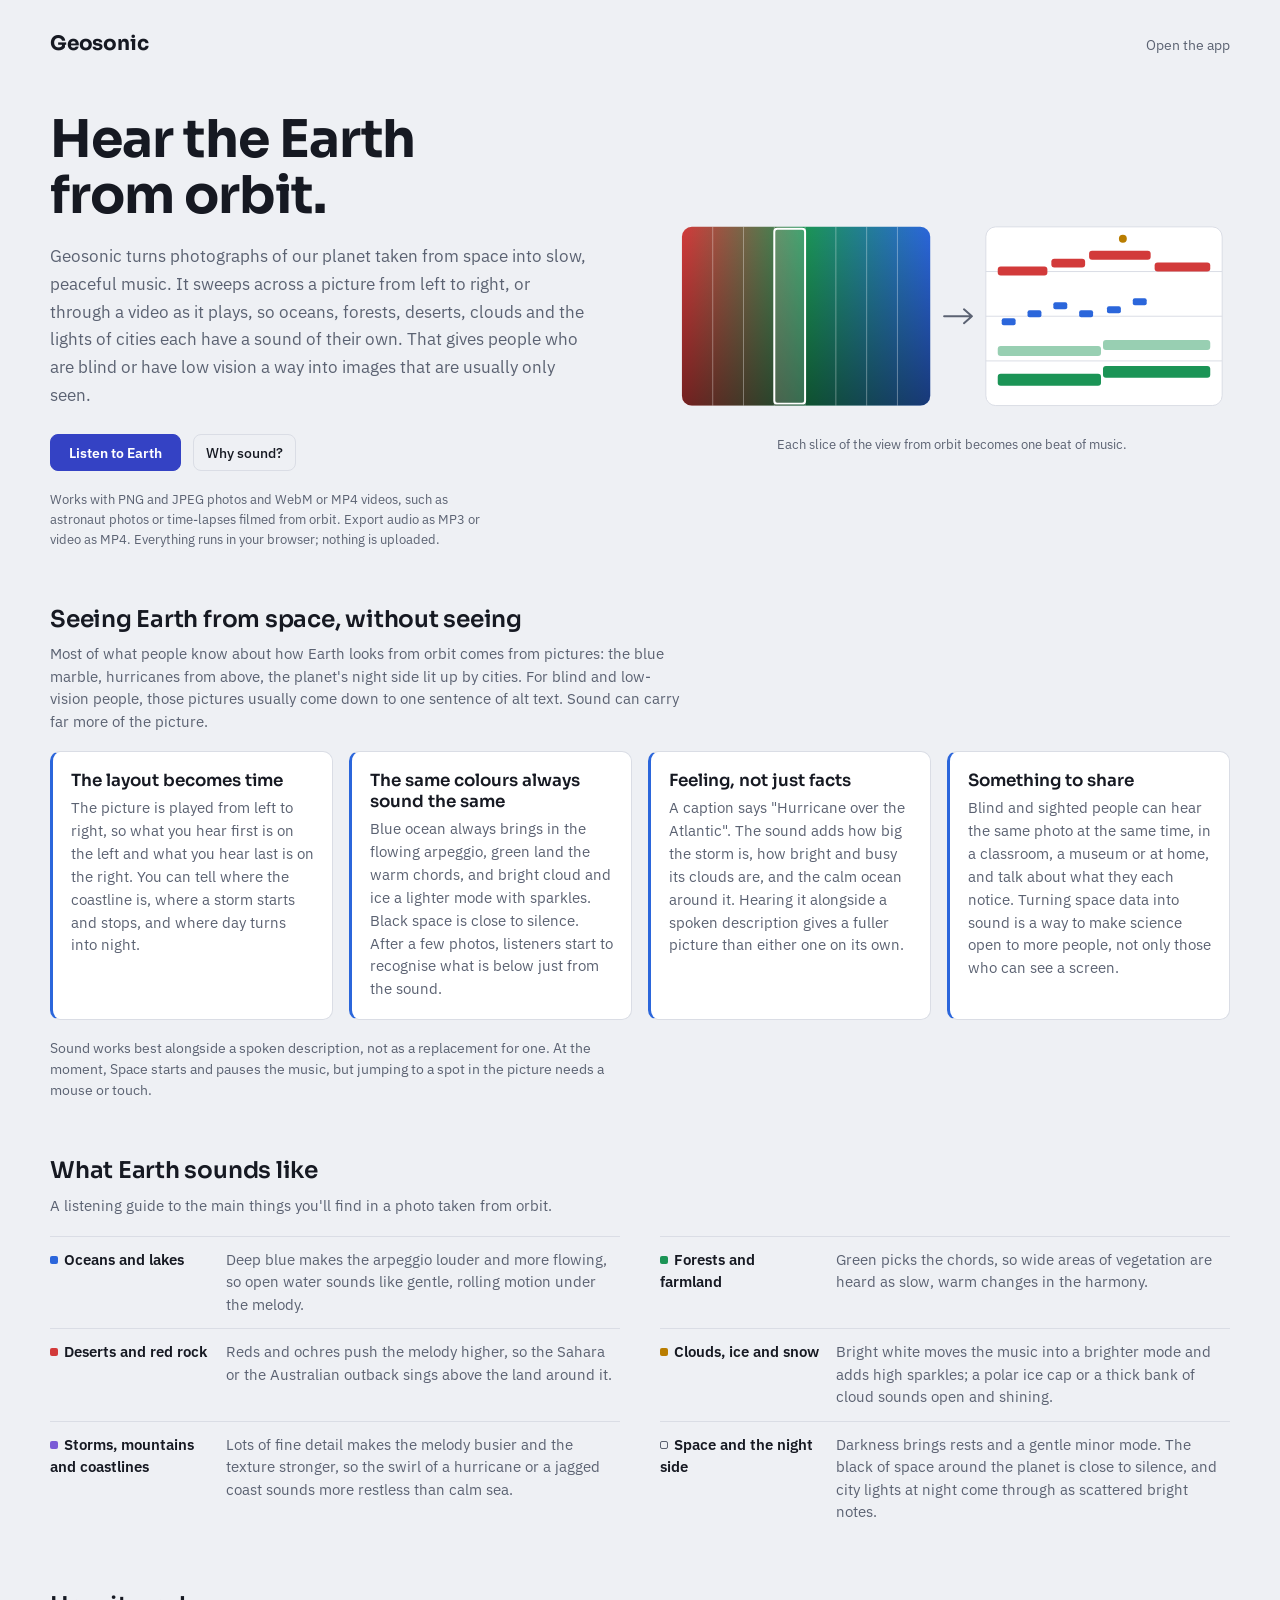
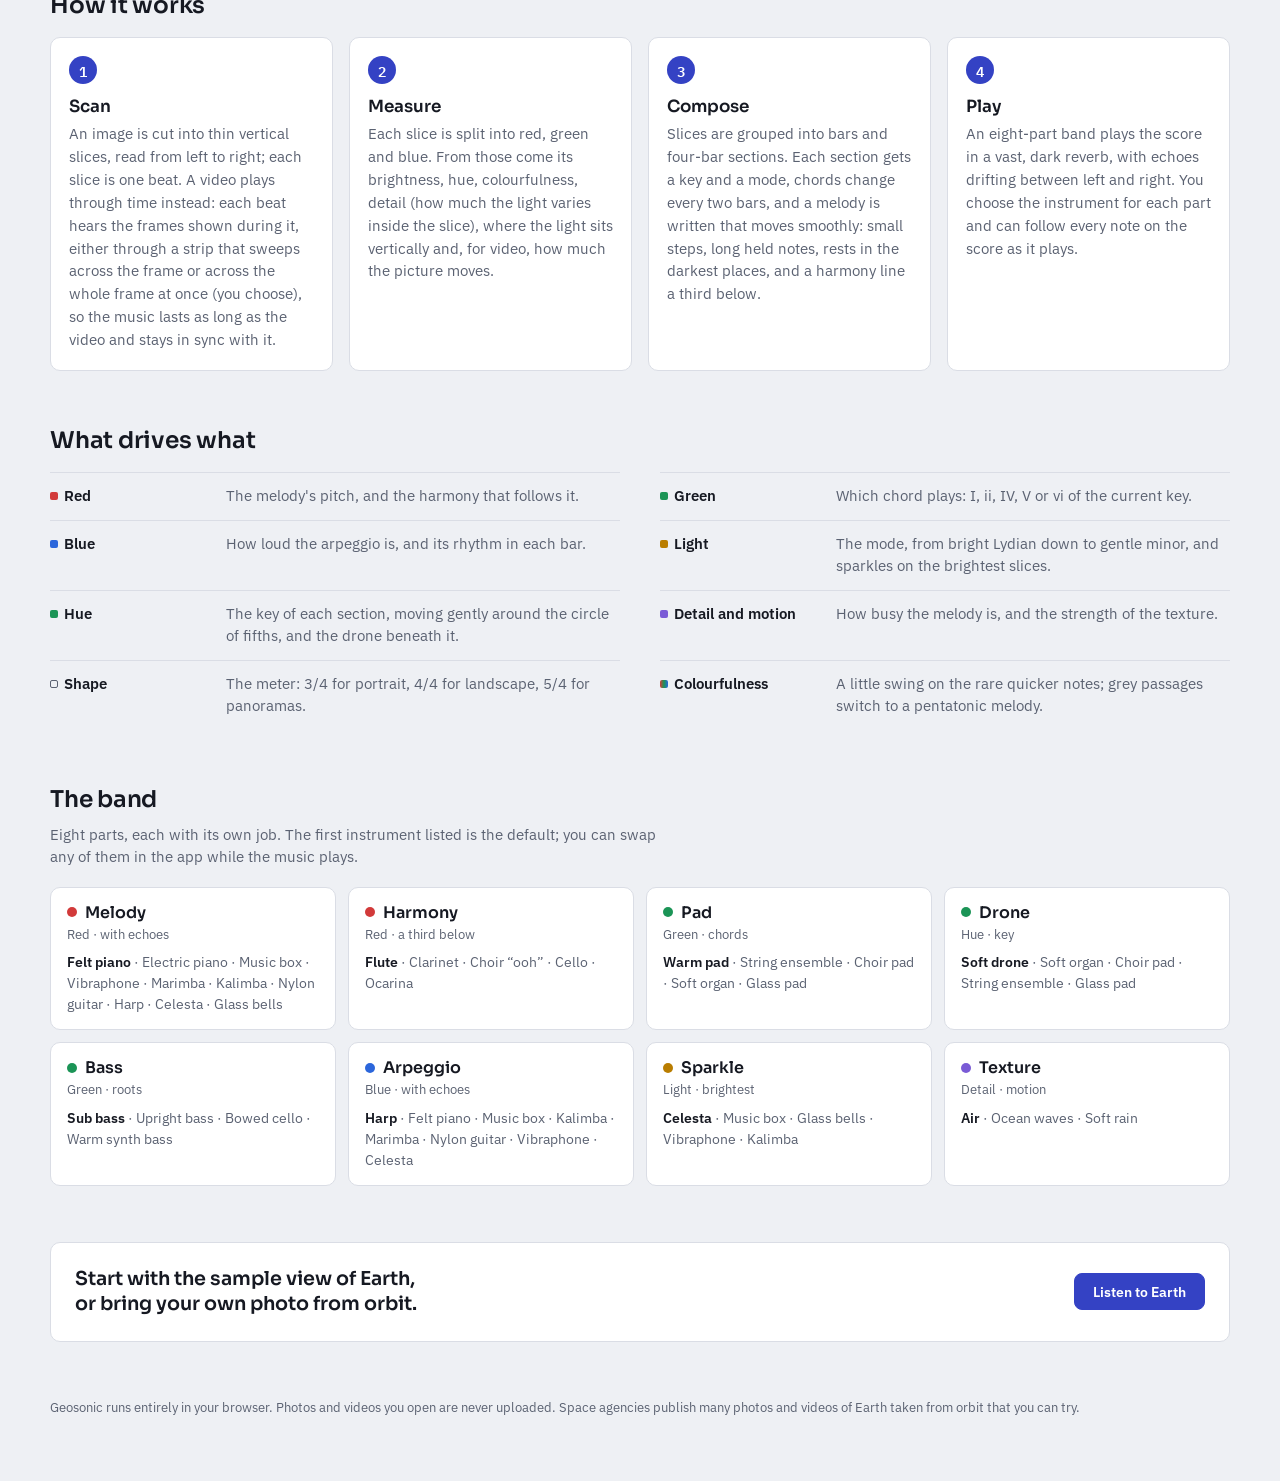
<file: index.html>
<!doctype html>
<html lang="en">
<head>
<meta charset="utf-8">
<meta name="viewport" content="width=device-width, initial-scale=1, viewport-fit=cover">
<title>Geosonic</title>
<meta name="claude:viewport-fit-sides" content="cover">
<meta name="description" content="Listen to photographs of Earth taken from space: oceans, forests, clouds and city lights turned into music, so blind and sighted people can experience them together.">
<link rel="preconnect" href="https://fonts.googleapis.com">
<link rel="preconnect" href="https://fonts.gstatic.com" crossorigin>
<link rel="stylesheet" href="https://fonts.googleapis.com/css2?family=IBM+Plex+Mono:wght@400;500&family=IBM+Plex+Sans:wght@400;500;600&family=Sora:wght@500;600;700&display=swap">
<link rel="stylesheet" href="static/style.css">
<link rel="stylesheet" href="static/landing.css">
</head>
<body>
<div class="wrap landing">
  <nav class="topbar" aria-label="Site">
    <a class="brand" href="index.html">Geosonic</a>
    <a class="navlink" href="app.html">Open the app</a>
  </nav>

  <header class="hero">
    <div class="hero-text">
      <h1>Hear the Earth from orbit.</h1>
      <p class="lede">Geosonic turns photographs of our planet taken from space into slow, peaceful music. It sweeps across a picture from left to right, or through a video as it plays, so oceans, forests, deserts, clouds and the lights of cities each have a sound of their own. That gives people who are blind or have low vision a way into images that are usually only seen.</p>
      <div class="cta">
        <a class="btn play" href="app.html">Listen to Earth</a>
        <a class="btn" href="#why">Why sound?</a>
      </div>
      <p class="fineprint">Works with PNG and JPEG photos and WebM or MP4 videos, such as astronaut photos or time-lapses filmed from orbit. Export audio as MP3 or video as MP4. Everything runs in your browser; nothing is uploaded.</p>
    </div>
    <figure class="hero-art" aria-hidden="true">
      <svg viewBox="0 0 560 220" role="img">
        <defs>
          <linearGradient id="scanGrad" x1="0" x2="1" y1="0" y2="0">
            <stop offset="0" class="stop-r"/>
            <stop offset="0.5" class="stop-g"/>
            <stop offset="1" class="stop-b"/>
          </linearGradient>
          <linearGradient id="fadeGrad" x1="0" x2="0" y1="0" y2="1">
            <stop offset="0" stop-color="#000" stop-opacity="0"/>
            <stop offset="1" stop-color="#000" stop-opacity="0.45"/>
          </linearGradient>
        </defs>
        <rect x="8" y="20" width="250" height="180" rx="10" fill="url(#scanGrad)"/>
        <rect x="8" y="20" width="250" height="180" rx="10" fill="url(#fadeGrad)"/>
        <g class="slices">
          <line x1="39" y1="20" x2="39" y2="200"/><line x1="70" y1="20" x2="70" y2="200"/><line x1="101" y1="20" x2="101" y2="200"/>
          <line x1="132" y1="20" x2="132" y2="200"/><line x1="163" y1="20" x2="163" y2="200"/><line x1="194" y1="20" x2="194" y2="200"/>
          <line x1="225" y1="20" x2="225" y2="200"/>
        </g>
        <rect class="slice-now" x="101" y="22" width="31" height="176" rx="3"/>
        <path class="arrow" d="M272 110 h28 m-8 -7 l8 7 l-8 7"/>
        <rect class="roll" x="314" y="20" width="238" height="180" rx="10"/>
        <g class="roll-lines">
          <line x1="314" y1="65" x2="552" y2="65"/><line x1="314" y1="110" x2="552" y2="110"/><line x1="314" y1="155" x2="552" y2="155"/>
        </g>
        <rect class="n-g" x="326" y="168" width="104" height="12" rx="3"/><rect class="n-g" x="432" y="160" width="108" height="12" rx="3"/>
        <rect class="n-g faint" x="326" y="140" width="104" height="10" rx="3"/><rect class="n-g faint" x="432" y="134" width="108" height="10" rx="3"/>
        <rect class="n-b" x="330" y="112" width="14" height="7" rx="2"/><rect class="n-b" x="356" y="104" width="14" height="7" rx="2"/>
        <rect class="n-b" x="382" y="96" width="14" height="7" rx="2"/><rect class="n-b" x="408" y="104" width="14" height="7" rx="2"/>
        <rect class="n-b" x="436" y="100" width="14" height="7" rx="2"/><rect class="n-b" x="462" y="92" width="14" height="7" rx="2"/>
        <rect class="n-r" x="326" y="60" width="50" height="9" rx="3"/><rect class="n-r" x="380" y="52" width="34" height="9" rx="3"/>
        <rect class="n-r" x="418" y="44" width="62" height="9" rx="3"/><rect class="n-r" x="484" y="56" width="56" height="9" rx="3"/>
        <circle class="n-l" cx="452" cy="32" r="4"/>
      </svg>
      <figcaption>Each slice of the view from orbit becomes one beat of music.</figcaption>
    </figure>
  </header>

  <section id="why" class="section" aria-labelledby="whyTitle">
    <h2 id="whyTitle" class="section-title">Seeing Earth from space, without seeing</h2>
    <p class="section-lede">Most of what people know about how Earth looks from orbit comes from pictures: the blue marble, hurricanes from above, the planet's night side lit up by cities. For blind and low-vision people, those pictures usually come down to one sentence of alt text. Sound can carry far more of the picture.</p>
    <ul class="why">
      <li>
        <h3>The layout becomes time</h3>
        <p>The picture is played from left to right, so what you hear first is on the left and what you hear last is on the right. You can tell where the coastline is, where a storm starts and stops, and where day turns into night.</p>
      </li>
      <li>
        <h3>The same colours always sound the same</h3>
        <p>Blue ocean always brings in the flowing arpeggio, green land the warm chords, and bright cloud and ice a lighter mode with sparkles. Black space is close to silence. After a few photos, listeners start to recognise what is below just from the sound.</p>
      </li>
      <li>
        <h3>Feeling, not just facts</h3>
        <p>A caption says "Hurricane over the Atlantic". The sound adds how big the storm is, how bright and busy its clouds are, and the calm ocean around it. Hearing it alongside a spoken description gives a fuller picture than either one on its own.</p>
      </li>
      <li>
        <h3>Something to share</h3>
        <p>Blind and sighted people can hear the same photo at the same time, in a classroom, a museum or at home, and talk about what they each notice. Turning space data into sound is a way to make science open to more people, not only those who can see a screen.</p>
      </li>
    </ul>
    <p class="note">Sound works best alongside a spoken description, not as a replacement for one. At the moment, Space starts and pauses the music, but jumping to a spot in the picture needs a mouse or touch.</p>
  </section>

  <section class="section" aria-labelledby="earthTitle">
    <h2 id="earthTitle" class="section-title">What Earth sounds like</h2>
    <p class="section-lede">A listening guide to the main things you'll find in a photo taken from orbit.</p>
    <dl class="drives">
      <div><dt><span class="sw b"></span>Oceans and lakes</dt><dd>Deep blue makes the arpeggio louder and more flowing, so open water sounds like gentle, rolling motion under the melody.</dd></div>
      <div><dt><span class="sw g"></span>Forests and farmland</dt><dd>Green picks the chords, so wide areas of vegetation are heard as slow, warm changes in the harmony.</dd></div>
      <div><dt><span class="sw r"></span>Deserts and red rock</dt><dd>Reds and ochres push the melody higher, so the Sahara or the Australian outback sings above the land around it.</dd></div>
      <div><dt><span class="sw l"></span>Clouds, ice and snow</dt><dd>Bright white moves the music into a brighter mode and adds high sparkles; a polar ice cap or a thick bank of cloud sounds open and shining.</dd></div>
      <div><dt><span class="sw d"></span>Storms, mountains and coastlines</dt><dd>Lots of fine detail makes the melody busier and the texture stronger, so the swirl of a hurricane or a jagged coast sounds more restless than calm sea.</dd></div>
      <div><dt><span class="sw shape"></span>Space and the night side</dt><dd>Darkness brings rests and a gentle minor mode. The black of space around the planet is close to silence, and city lights at night come through as scattered bright notes.</dd></div>
    </dl>
  </section>

  <section id="how" class="section" aria-labelledby="howTitle">
    <h2 id="howTitle" class="section-title">How it works</h2>
    <ol class="how">
      <li>
        <h3>Scan</h3>
        <p>An image is cut into thin vertical slices, read from left to right; each slice is one beat. A video plays through time instead: each beat hears the frames shown during it, either through a strip that sweeps across the frame or across the whole frame at once (you choose), so the music lasts as long as the video and stays in sync with it.</p>
      </li>
      <li>
        <h3>Measure</h3>
        <p>Each slice is split into red, green and blue. From those come its brightness, hue, colourfulness, detail (how much the light varies inside the slice), where the light sits vertically and, for video, how much the picture moves.</p>
      </li>
      <li>
        <h3>Compose</h3>
        <p>Slices are grouped into bars and four-bar sections. Each section gets a key and a mode, chords change every two bars, and a melody is written that moves smoothly: small steps, long held notes, rests in the darkest places, and a harmony line a third below.</p>
      </li>
      <li>
        <h3>Play</h3>
        <p>An eight-part band plays the score in a vast, dark reverb, with echoes drifting between left and right. You choose the instrument for each part and can follow every note on the score as it plays.</p>
      </li>
    </ol>
  </section>

  <section class="section" aria-labelledby="mapTitle">
    <h2 id="mapTitle" class="section-title">What drives what</h2>
    <dl class="drives">
      <div><dt><span class="sw r"></span>Red</dt><dd>The melody's pitch, and the harmony that follows it.</dd></div>
      <div><dt><span class="sw g"></span>Green</dt><dd>Which chord plays: I, ii, IV, V or vi of the current key.</dd></div>
      <div><dt><span class="sw b"></span>Blue</dt><dd>How loud the arpeggio is, and its rhythm in each bar.</dd></div>
      <div><dt><span class="sw l"></span>Light</dt><dd>The mode, from bright Lydian down to gentle minor, and sparkles on the brightest slices.</dd></div>
      <div><dt><span class="sw g"></span>Hue</dt><dd>The key of each section, moving gently around the circle of fifths, and the drone beneath it.</dd></div>
      <div><dt><span class="sw d"></span>Detail and motion</dt><dd>How busy the melody is, and the strength of the texture.</dd></div>
      <div><dt><span class="sw shape"></span>Shape</dt><dd>The meter: 3/4 for portrait, 4/4 for landscape, 5/4 for panoramas.</dd></div>
      <div><dt><span class="sw colour"></span>Colourfulness</dt><dd>A little swing on the rare quicker notes; grey passages switch to a pentatonic melody.</dd></div>
    </dl>
  </section>

  <section class="section" aria-labelledby="bandTitle">
    <h2 id="bandTitle" class="section-title">The band</h2>
    <p class="section-lede">Eight parts, each with its own job. The first instrument listed is the default; you can swap any of them in the app while the music plays.</p>
    <ul class="band" id="band"></ul>
  </section>

  <section class="closing">
    <h2>Start with the sample view of Earth, or bring your own photo from orbit.</h2>
    <a class="btn play" href="app.html">Listen to Earth</a>
  </section>

  <footer>Geosonic runs entirely in your browser. Photos and videos you open are never uploaded. Space agencies publish many photos and videos of Earth taken from orbit that you can try.</footer>
</div>

<script src="static/js/constants.js"></script>
<script src="static/js/voices.js"></script>
<script src="static/js/landing.js"></script>
</body>
</html>
</file>
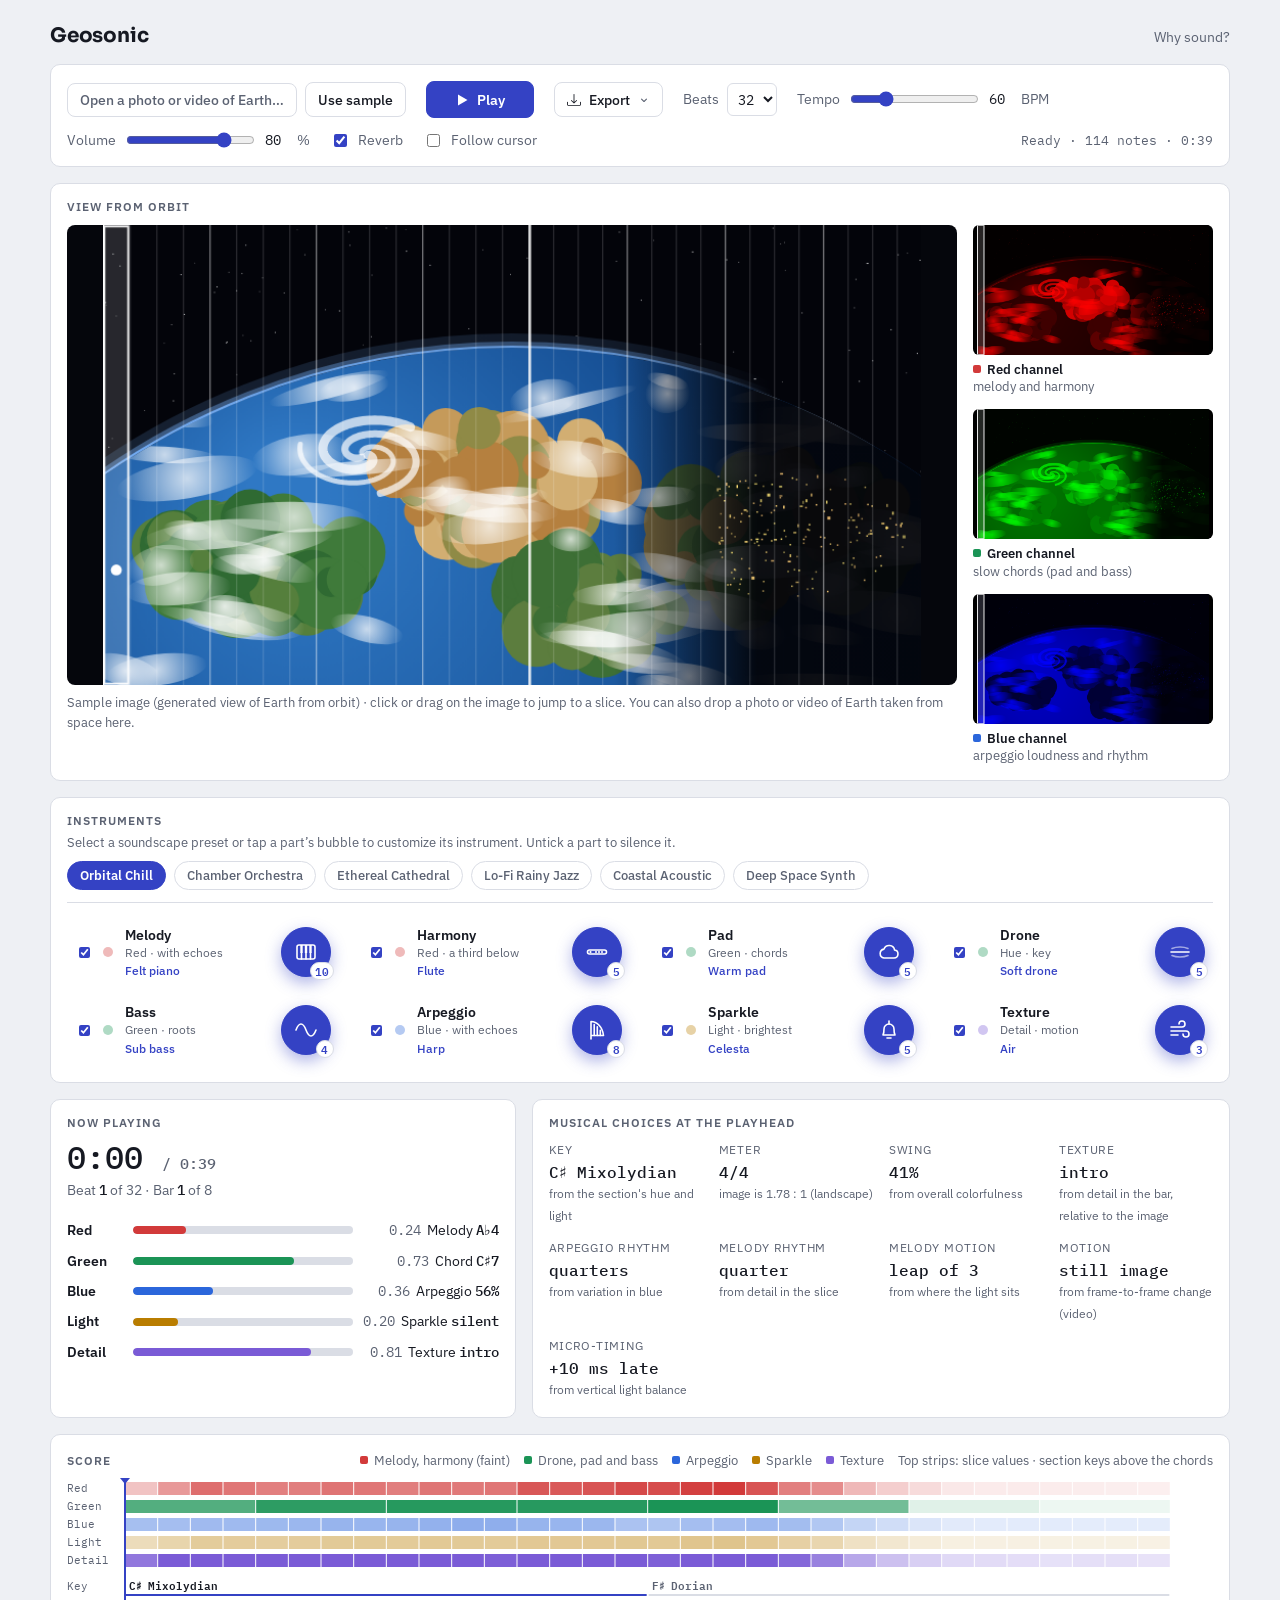
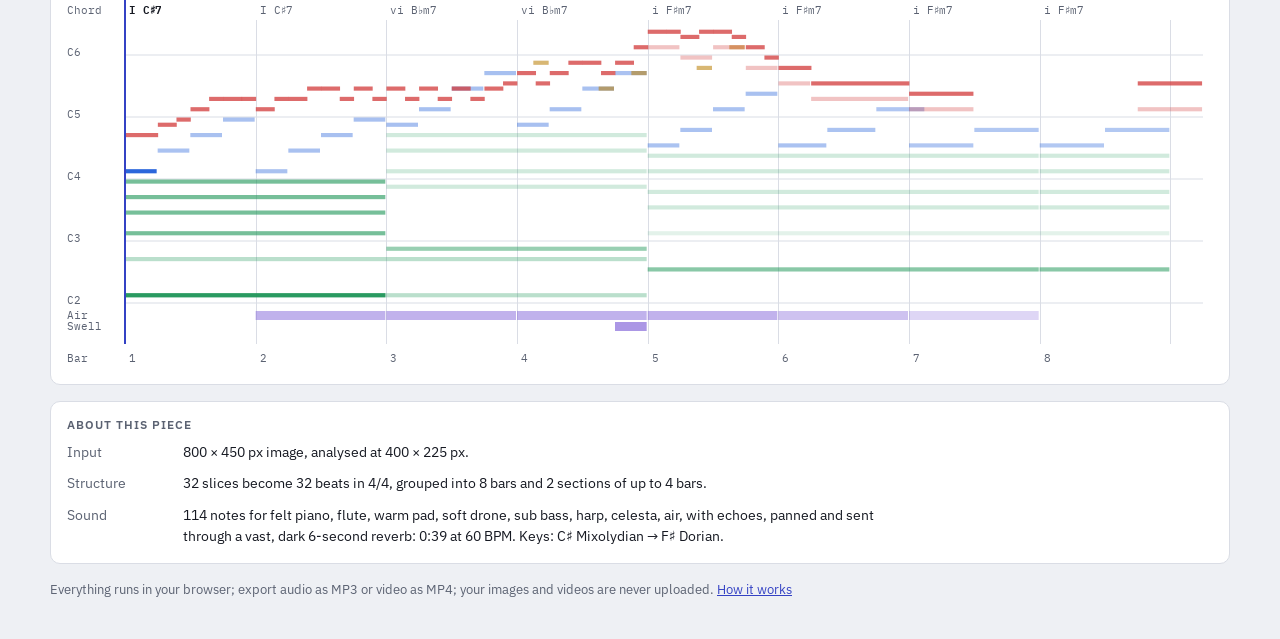
<file: app.html>
<!doctype html>
<html lang="en">
<head>
<meta charset="utf-8">
<meta name="viewport" content="width=device-width, initial-scale=1, viewport-fit=cover">
<title>Geosonic · Listen</title>
<meta name="claude:viewport-fit-sides" content="cover">
<link rel="preconnect" href="https://fonts.googleapis.com">
<link rel="preconnect" href="https://fonts.gstatic.com" crossorigin>
<link rel="stylesheet" href="https://fonts.googleapis.com/css2?family=IBM+Plex+Mono:wght@400;500&family=IBM+Plex+Sans:wght@400;500;600&family=Sora:wght@500;600;700&display=swap">
<link rel="stylesheet" href="static/style.css">
</head>
<body>
<div class="wrap">
  <nav class="topbar" aria-label="Site">
    <a class="brand" href="index.html">Geosonic</a>
    <a class="navlink" href="index.html#why">Why sound?</a>
  </nav>

  <!-- 1. Upload and controls -->
  <section class="panel controls" aria-label="Upload and controls">
    <div class="group">
      <input type="file" id="file" accept="image/*,video/webm,video/*" class="sr-only">
      <label for="file" class="btn" id="fileLbl" tabindex="0" role="button">Open a photo or video of Earth…</label>
      <button class="btn" id="sampleBtn" type="button">Use sample</button>
    </div>
    <button class="btn play" id="playBtn" type="button" disabled>
      <svg id="playIcon" width="14" height="14" viewBox="0 0 14 14" aria-hidden="true"><path d="M3 1.5v11l9.5-5.5z" fill="currentColor"/></svg>
      <span id="playLbl">Play</span>
    </button>
    <details class="export-dropdown" id="exportDropdown">
      <summary class="btn export-trigger" aria-label="Export options">
        <svg width="14" height="14" viewBox="0 0 16 16" fill="currentColor" aria-hidden="true"><path d="M.5 9.9a.5.5 0 0 1 .5.5v2.5a1 1 0 0 0 1 1h12a1 1 0 0 0 1-1v-2.5a.5.5 0 0 1 1 0v2.5a2 2 0 0 1-2 2H2a2 2 0 0 1-2-2v-2.5a.5.5 0 0 1 .5-.5z"/><path d="M7.646 11.854a.5.5 0 0 0 .708 0l3-3a.5.5 0 0 0-.708-.708L8.5 10.293V1.5a.5.5 0 0 0-1 0v8.793L5.354 8.146a.5.5 0 1 0-.708.708l3 3z"/></svg>
        <span>Export</span>
        <svg class="caret" width="12" height="12" viewBox="0 0 16 16" fill="currentColor" aria-hidden="true"><path d="M4.22 6.22a.75.75 0 0 1 1.06 0L8 8.94l2.72-2.72a.75.75 0 1 1 1.06 1.06l-3.25 3.25a.75.75 0 0 1-1.06 0L4.22 7.28a.75.75 0 0 1 0-1.06z"/></svg>
      </summary>
      <div class="export-menu" role="menu">
        <button class="export-item" id="exportMp3Btn" type="button" role="menuitem" disabled title="Export generated music as MP3 audio file">
          <svg width="14" height="14" viewBox="0 0 16 16" fill="currentColor" aria-hidden="true"><path d="M6 13c0 1.105-1.12 2-2.5 2S1 14.105 1 13c0-1.104 1.12-2 2.5-2s2.5.896 2.5 2zm9-2c0 1.105-1.12 2-2.5 2s-2.5-.895-2.5-2 1.12-2 2.5-2 2.5.895 2.5 2z"/><path fill-rule="evenodd" d="M14 11V2h1v9h-1zM6 3v10H5V3h1z"/><path d="M5 2.905a1 1 0 0 1 .9-.995l8-.8a1 1 0 0 1 1.1.995V3L5 4V2.905z"/></svg>
          <span id="exportMp3Lbl">Audio (MP3)</span>
        </button>
        <button class="export-item" id="exportMp4Btn" type="button" role="menuitem" disabled title="Export sonification as MP4 video file">
          <svg width="14" height="14" viewBox="0 0 16 16" fill="currentColor" aria-hidden="true"><path d="M0 1a1 1 0 0 1 1-1h14a1 1 0 0 1 1 1v14a1 1 0 0 1-1 1H1a1 1 0 0 1-1-1V1zm4 0h8v6H4V1zm8 8H4v6h8V9zM1 1v2h2V1H1zm2 3H1v2h2V4zM1 7v2h2V7H1zm2 3H1v2h2v-2zm-2 3v2h2v-2H1zM15 1h-2v2h2V1zm-2 3h2v2h-2V4zm2 3h-2v2h2V7zm-2 3h2v2h-2v-2zm2 3h-2v2h2v-2z"/></svg>
          <span id="exportMp4Lbl">Video (MP4)</span>
        </button>
      </div>
    </details>
    <div class="group">
      <label for="beats">Beats</label>
      <select id="beats">
        <option value="16">16</option>
        <option value="32" selected>32</option>
        <option value="48">48</option>
        <option value="64">64</option>
      </select>
      <span class="lbl" id="beatsNote" hidden>set by video length</span>
    </div>
    <div class="group">
      <label for="bpm">Tempo</label>
      <input type="range" id="bpm" min="40" max="120" step="2" value="60">
      <span class="num" id="bpmVal">60</span><span class="lbl">BPM</span>
    </div>
    <div class="group" id="scanModeGroup" role="radiogroup" aria-labelledby="scanModeLbl" hidden>
      <span class="lbl" id="scanModeLbl">Video scan</span>
      <div class="seg">
        <input type="radio" name="scanMode" id="scanSweep" value="sweep" class="sr-only" checked>
        <label for="scanSweep" title="A strip sweeps across the frame once per section">Sweeping strip</label>
        <input type="radio" name="scanMode" id="scanFrame" value="frame" class="sr-only">
        <label for="scanFrame" title="Every beat hears the whole frame">Whole frame</label>
      </div>
    </div>
    <div class="group">
      <label for="volume">Volume</label>
      <input type="range" id="volume" min="0" max="100" step="1" value="80">
      <span class="num" id="volumeVal">80</span><span class="lbl">%</span>
    </div>
    <div class="group">
      <input type="checkbox" id="reverb" checked>
      <label for="reverb">Reverb</label>
    </div>
    <div class="group">
      <input type="checkbox" id="reactive">
      <label for="reactive" title="Hear only the circle under the cursor; scroll to resize it">Follow cursor</label>
    </div>
    <div class="status" id="status" role="status">Loading…</div>
  </section>

  <!-- 2. The image or video, with its three channels on the right -->
  <section class="panel" aria-labelledby="scanTitle">
    <h2 id="scanTitle">View from orbit</h2>
    <div class="scan-grid">
      <div class="scan-main">
        <div class="drop" id="drop">
          <canvas id="imgCv" width="800" height="450" aria-label="Photo or video of Earth from space, with the slice being played highlighted"></canvas>
        </div>
        <canvas id="timeCv" width="1200" height="90" hidden aria-label="Video timeline: each column is one moment of the video"></canvas>
        <p class="caption" id="imgCaption">Click or drag on the image to jump to a slice. You can also drop a photo or video of Earth taken from space here.</p>
      </div>
      <div class="channels" aria-label="Colour channels">
        <figure><canvas id="cvR" width="64" height="36"></canvas><figcaption><b><span class="sw r"></span>Red channel</b><span>melody and harmony</span></figcaption></figure>
        <figure><canvas id="cvG" width="64" height="36"></canvas><figcaption><b><span class="sw g"></span>Green channel</b><span>slow chords (pad and bass)</span></figcaption></figure>
        <figure><canvas id="cvB" width="64" height="36"></canvas><figcaption><b><span class="sw b"></span>Blue channel</b><span>arpeggio loudness and rhythm</span></figcaption></figure>
      </div>
    </div>
  </section>

  <!-- 3. Instruments -->
  <section class="panel" aria-labelledby="instTitle">
    <h2 id="instTitle">Instruments</h2>
    <p class="caption mixer-hint">Select a soundscape preset or tap a part’s bubble to customize its instrument. Untick a part to silence it.</p>
    <div class="preset-bar" id="presetBar" role="group" aria-label="Atmosphere presets"></div>
    <div class="mixer" id="mixer"></div>
  </section>

  <!-- 4. What is playing right now -->
  <div class="grid">
    <section class="panel side" aria-label="Now playing">
      <div>
        <h2>Now playing</h2>
        <div class="clock"><span id="tNow">0:00</span> <small>/ <span id="tTot">0:00</span></small></div>
        <div class="pos">Beat <b id="rBeat">1</b> of <span id="rBeats">32</span> · Bar <b id="rBar">1</b> of <span id="rBars">8</span></div>
      </div>
      <dl class="maps">
        <div class="map r"><dt>Red</dt><div class="bar"><i id="barR"></i></div><dd><span class="v" id="vR">0.00</span>Melody <b id="oR">–</b></dd></div>
        <div class="map g"><dt>Green</dt><div class="bar"><i id="barG"></i></div><dd><span class="v" id="vG">0.00</span>Chord <b id="oG">–</b></dd></div>
        <div class="map b"><dt>Blue</dt><div class="bar"><i id="barB"></i></div><dd><span class="v" id="vB">0.00</span>Arpeggio <b id="oB">–</b></dd></div>
        <div class="map l"><dt>Light</dt><div class="bar"><i id="barL"></i></div><dd><span class="v" id="vL">0.00</span>Sparkle <b id="oL">–</b></dd></div>
        <div class="map d"><dt>Detail</dt><div class="bar"><i id="barD"></i></div><dd><span class="v" id="vD">0.00</span>Texture <b id="oD">–</b></dd></div>
      </dl>
    </section>

    <section class="panel" aria-label="Musical choices">
      <h2>Musical choices at the playhead</h2>
      <dl class="choices">
        <div class="choice"><dt>Key</dt><dd><span class="val" id="cKey">–</span><span class="by">from the section's hue and light</span></dd></div>
        <div class="choice"><dt>Meter</dt><dd><span class="val" id="cMeter">–</span><span class="by" id="cMeterBy">from the image shape</span></dd></div>
        <div class="choice"><dt>Swing</dt><dd><span class="val" id="cSwing">–</span><span class="by">from overall colorfulness</span></dd></div>
        <div class="choice"><dt>Texture</dt><dd><span class="val" id="cDrum">–</span><span class="by">from detail in the bar, relative to the image</span></dd></div>
        <div class="choice"><dt>Arpeggio rhythm</dt><dd><span class="val" id="cHarp">–</span><span class="by">from variation in blue</span></dd></div>
        <div class="choice"><dt>Melody rhythm</dt><dd><span class="val" id="cRhythm">–</span><span class="by">from detail in the slice</span></dd></div>
        <div class="choice"><dt>Melody motion</dt><dd><span class="val" id="cMotion">–</span><span class="by">from where the light sits</span></dd></div>
        <div class="choice"><dt>Motion</dt><dd><span class="val" id="cMove">–</span><span class="by">from frame-to-frame change (video)</span></dd></div>
        <div class="choice"><dt>Micro-timing</dt><dd><span class="val" id="cTiming">–</span><span class="by">from vertical light balance</span></dd></div>
      </dl>
    </section>
  </div>

  <section class="panel">
    <div class="score-head">
      <h2>Score</h2>
      <div class="legend">
        <span><span class="sw r"></span>Melody, harmony (faint)</span>
        <span><span class="sw g"></span>Drone, pad and bass</span>
        <span><span class="sw b"></span>Arpeggio</span>
        <span><span class="sw l"></span>Sparkle</span>
        <span><span class="sw d"></span>Texture</span>
        <span>Top strips: slice values · section keys above the chords</span>
      </div>
    </div>
    <div id="scoreWrap"><canvas id="score" aria-label="Score showing slice values, keys, chords and the generated notes for every instrument"></canvas></div>
  </section>

  <section class="panel" aria-label="About this piece">
    <h2>About this piece</h2>
    <dl class="piece">
      <div><dt>Input</dt><dd id="d1">–</dd></div>
      <div><dt>Structure</dt><dd id="d3">–</dd></div>
      <div><dt>Sound</dt><dd id="d6">–</dd></div>
    </dl>
  </section>

  <footer>Everything runs in your browser; export audio as MP3 or video as MP4; your images and videos are never uploaded. <a href="index.html#how">How it works</a></footer>
</div>

<!-- Scripts share one global scope and must load in this order. -->
<script src="static/js/constants.js"></script>
<script src="static/js/voices.js"></script>
<script src="static/js/icons.js"></script>
<script src="static/js/util.js"></script>
<script src="static/js/state.js"></script>
<script src="static/js/media.js"></script>
<script src="static/js/analysis.js"></script>
<script src="static/js/theory.js"></script>
<script src="static/js/composer.js"></script>
<script src="static/js/instruments.js"></script>
<script src="static/js/playback.js"></script>
<script src="static/js/view.js"></script>
<script src="static/js/reactive.js"></script>
<script src="static/js/lame.min.js"></script>
<script src="static/js/mp4-muxer.min.js"></script>
<script src="static/js/export.js"></script>
<script src="static/js/app.js"></script>
</body>
</html>
</file>
<file: static/style.css>
/* Shared by both pages. App layout, top to bottom: upload and controls; the image with its three channels
   stacked on the right; the instruments; what is playing now beside the musical choices; the score. */
:root {
  --bg: #eef0f4;
  --surface: #ffffff;
  --ink: #161922;
  --muted: #5b6272;
  --line: #dadde5;
  --accent: #3442c4;
  --accent-ink: #ffffff;
  --ch-r: #d23a3a;
  --ch-g: #1b9456;
  --ch-b: #2b66db;
  --ch-l: #b97d00;
  --ch-d: #7a5bd6;
  --font-display: "Sora", "Segoe UI", system-ui, sans-serif;
  --font-body: "IBM Plex Sans", "Segoe UI", system-ui, sans-serif;
  --font-data: "IBM Plex Mono", ui-monospace, "SFMono-Regular", Menlo, monospace;
  --radius: 10px;
}
@media (prefers-color-scheme: dark) {
  :root:not([data-theme="light"]) {
    --bg: #0c0e14; --surface: #151821; --ink: #e7e9f0; --muted: #959cad; --line: #272b37;
    --accent: #8d98ff; --accent-ink: #0c0e14;
    --ch-r: #ff6b6b; --ch-g: #4fd08a; --ch-b: #6c9fff; --ch-l: #f2c14e; --ch-d: #ab8fff;
    color-scheme: dark;
  }
}
:root[data-theme="dark"] {
  --bg: #0c0e14; --surface: #151821; --ink: #e7e9f0; --muted: #959cad; --line: #272b37;
  --accent: #8d98ff; --accent-ink: #0c0e14;
  --ch-r: #ff6b6b; --ch-g: #4fd08a; --ch-b: #6c9fff; --ch-l: #f2c14e; --ch-d: #ab8fff;
  color-scheme: dark;
}

* { box-sizing: border-box; }
[hidden] { display: none !important; }
html { -webkit-text-size-adjust: 100%; }
body {
  margin: 0;
  background: var(--bg); color: var(--ink);
  font: 15px/1.5 var(--font-body);
  padding-left: max(16px, env(safe-area-inset-left, 0px));
  padding-right: max(16px, env(safe-area-inset-right, 0px));
  padding-block: 24px 40px;
}
.wrap { max-width: 1180px; margin: 0 auto; display: flex; flex-direction: column; gap: 16px; }

a { color: var(--accent); }

/* Top bar */
.topbar { display: flex; align-items: baseline; justify-content: space-between; gap: 16px; }
.brand { font: 700 1.25rem/1.2 var(--font-display); color: var(--ink); text-decoration: none; letter-spacing: -0.01em; }
.navlink { font-size: 0.9rem; color: var(--muted); text-decoration: none; }
.navlink:hover, .brand:hover { color: var(--accent); }
.brand:focus-visible, .navlink:focus-visible { outline: 2px solid var(--accent); outline-offset: 3px; border-radius: 4px; }

header h1 { font: 700 1.75rem/1.15 var(--font-display); margin: 0; letter-spacing: -0.01em; text-wrap: balance; }
header p { margin: 4px 0 0; color: var(--muted); max-width: 76ch; }

.panel { background: var(--surface); border: 1px solid var(--line); border-radius: var(--radius); padding: 16px; min-width: 0; }
.panel h2 { font: 600 0.78rem/1 var(--font-body); text-transform: uppercase; letter-spacing: 0.08em; color: var(--muted); margin: 0 0 12px; }

/* Controls */
.controls { display: flex; flex-wrap: wrap; align-items: center; gap: 12px 20px; }
.group { display: flex; align-items: center; gap: 8px; }
.group label, .group .lbl { font-size: 0.85rem; color: var(--muted); }
.btn {
  font: 500 0.9rem var(--font-body); color: var(--ink); background: transparent;
  border: 1px solid var(--line); border-radius: 8px; padding: 7px 12px; cursor: pointer;
}
.btn:hover { border-color: var(--muted); }
.btn.play {
  background: var(--accent); color: var(--accent-ink); border-color: var(--accent);
  display: inline-flex; align-items: center; gap: 8px; padding: 8px 18px; font-weight: 600; min-width: 108px; justify-content: center;
}
.btn.play:disabled { opacity: 0.5; cursor: progress; }
.export-group { display: inline-flex; align-items: center; gap: 8px; }
.export-btn { display: inline-flex; align-items: center; gap: 6px; }
.export-btn:hover:not(:disabled) { border-color: var(--accent); color: var(--accent); }
.export-btn:disabled { opacity: 0.45; cursor: not-allowed; }
.export-btn.busy { cursor: progress; opacity: 0.8; }
.btn:focus-visible, select:focus-visible, input[type=range]:focus-visible, input[type=checkbox]:focus-visible { outline: 2px solid var(--accent); outline-offset: 2px; }
select, input[type=range], input[type=checkbox] { accent-color: var(--accent); }
select { font: 0.9rem var(--font-body); color: var(--ink); background: var(--surface); border: 1px solid var(--line); border-radius: 6px; padding: 5px 6px; }
/* segmented toggle (video scan mode): radio inputs drawn as two joined buttons */
.seg { display: inline-flex; border: 1px solid var(--line); border-radius: 8px; overflow: hidden; }
.seg label { font: 500 0.85rem var(--font-body); color: var(--muted); padding: 6px 11px; cursor: pointer; }
.seg label + input + label { border-left: 1px solid var(--line); }
.seg input:checked + label { background: var(--accent); color: var(--accent-ink); }
.seg input:focus-visible + label { outline: 2px solid var(--accent); outline-offset: -2px; }
.num { font-family: var(--font-data); font-variant-numeric: tabular-nums; font-size: 0.85rem; min-width: 3ch; display: inline-block; }
.sr-only { position: absolute; width: 1px; height: 1px; overflow: hidden; clip: rect(0 0 0 0); white-space: nowrap; }
.status { margin-left: auto; font: 0.82rem var(--font-data); color: var(--muted); }

/* Image + channels */
.scan-grid { display: grid; grid-template-columns: minmax(0, 1fr) minmax(0, 15rem); gap: 16px; align-items: start; }
.scan-main { min-width: 0; }

/* Now playing beside the musical choices */
.grid { display: grid; grid-template-columns: minmax(0, 1fr) minmax(0, 1.5fr); gap: 16px; }
@media (max-width: 880px) { .grid { grid-template-columns: minmax(0, 1fr); } .status { margin-left: 0; width: 100%; } }

.drop { position: relative; border-radius: 8px; overflow: hidden; background: #05060c; }
.drop.over { outline: 2px dashed var(--accent); outline-offset: 3px; }
#imgCv { display: block; width: 100%; height: auto; max-height: 460px; object-fit: contain; cursor: ew-resize; touch-action: none; }
#imgCv.video { cursor: default; }
#imgCv.reactive { cursor: crosshair; }
#drop video.reading { display: block; width: 100%; max-height: 460px; }
#timeCv { display: block; width: 100%; height: 64px; margin-top: 10px; border-radius: 6px; background: #000; cursor: ew-resize; touch-action: none; }
.progress { font-variant-numeric: tabular-nums; }
.caption { margin: 8px 0 0; font-size: 0.82rem; color: var(--muted); }

.channels { display: flex; flex-direction: column; gap: 14px; }
.channels figure { margin: 0; min-width: 0; }
.channels canvas { display: block; width: 100%; height: auto; max-height: 130px; object-fit: contain; border-radius: 6px; background: #000; cursor: ew-resize; touch-action: none; }
.channels.video canvas { cursor: default; }
@media (max-width: 760px) {
  .scan-grid { grid-template-columns: minmax(0, 1fr); }
  .channels { display: grid; grid-template-columns: repeat(3, minmax(0, 1fr)); gap: 12px; }
}
.channels figcaption { margin-top: 6px; font-size: 0.8rem; line-height: 1.35; }
.channels figcaption b { display: block; font-weight: 600; }
.channels figcaption span { color: var(--muted); }
.sw { display: inline-block; width: 8px; height: 8px; border-radius: 2px; margin-right: 6px; vertical-align: 1px; flex: none; }
.sw.r { background: var(--ch-r); } .sw.g { background: var(--ch-g); } .sw.b { background: var(--ch-b); }
.sw.l { background: var(--ch-l); } .sw.d { background: var(--ch-d); }

/* Musical choices */
.choices { display: grid; grid-template-columns: repeat(auto-fill, minmax(150px, 1fr)); gap: 12px 16px; margin: 0; }
.choice { min-width: 0; }
.choice dt { font-size: 0.75rem; color: var(--muted); text-transform: uppercase; letter-spacing: 0.06em; }
.choice dd { margin: 2px 0 0; }
.choice .val { font: 500 1.02rem/1.3 var(--font-data); display: block; overflow-wrap: anywhere; }
.choice .by { font-size: 0.78rem; color: var(--muted); }

/* Readout */
.side { display: flex; flex-direction: column; gap: 20px; }
.clock { font: 500 2rem/1 var(--font-data); font-variant-numeric: tabular-nums; }
.clock small { font-size: 0.95rem; color: var(--muted); }
.pos { color: var(--muted); font-size: 0.9rem; margin-top: 6px; }
.pos b { color: var(--ink); font-family: var(--font-data); font-weight: 500; }
.maps { display: flex; flex-direction: column; gap: 10px; margin: 0; }
.map { display: grid; grid-template-columns: 56px minmax(0, 1fr) auto; align-items: center; gap: 10px; }
.map dt { font-size: 0.85rem; font-weight: 600; }
.map .bar { height: 8px; background: var(--line); border-radius: 4px; overflow: hidden; position: relative; }
.map .bar i { position: absolute; inset: 0 auto 0 0; border-radius: 4px; transition: width 80ms linear; }
.map.r .bar i { background: var(--ch-r); } .map.g .bar i { background: var(--ch-g); } .map.b .bar i { background: var(--ch-b); }
.map.l .bar i { background: var(--ch-l); } .map.d .bar i { background: var(--ch-d); }
.map dd { margin: 0; text-align: right; font-size: 0.85rem; min-width: 136px; }
.map dd .v { font-family: var(--font-data); color: var(--muted); margin-right: 6px; }
.map dd b { font-family: var(--font-data); font-weight: 500; }

/* Mixer: one compact row per part, up to four across */
.mixer { display: grid; grid-template-columns: repeat(auto-fill, minmax(min(100%, 16.5rem), 1fr)); gap: 6px 20px; }
.inst { display: grid; grid-template-columns: 18px 12px minmax(0, 1fr) auto; align-items: center; gap: 10px; padding: 10px 8px; border-radius: 8px; font-size: 0.86rem; }
.inst:hover { background: color-mix(in srgb, var(--line) 40%, transparent); }
.inst .sw { width: 10px; height: 10px; margin: 0; border-radius: 50%; opacity: 0.35; transition: opacity 60ms linear, transform 60ms linear; }
.inst.on .sw { opacity: 1; transform: scale(1.3); }
.inst .nm { min-width: 0; line-height: 1.3; }
.inst .nm label { font-weight: 600; cursor: pointer; }
.inst .src { display: block; color: var(--muted); font-size: 0.75rem; }
.inst .cur { display: block; color: var(--accent); font-size: 0.78rem; font-weight: 500; margin-top: 2px; }
.inst.muted .nm, .inst.muted .bubble.main { opacity: 0.45; }
.inst.muted .nm label { text-decoration: line-through; }

/* Bubbles: round icon buttons */
.bubble {
  position: relative; width: 44px; height: 44px; padding: 0; border-radius: 50%;
  display: grid; place-items: center; cursor: pointer;
  color: var(--muted); background: var(--surface); border: 1px solid var(--line);
  box-shadow: 0 3px 8px color-mix(in srgb, var(--ink) 14%, transparent);
  transition: transform 150ms ease, box-shadow 150ms ease, background-color 150ms ease, color 150ms ease;
}
.bubble svg { width: 22px; height: 22px; fill: none; stroke: currentColor; stroke-width: 1.6; stroke-linecap: round; stroke-linejoin: round; }
.bubble:hover { transform: translateY(-2px); color: var(--ink); box-shadow: 0 8px 16px color-mix(in srgb, var(--ink) 18%, transparent); }
.bubble:focus-visible { outline: 2px solid var(--accent); outline-offset: 3px; }

/* the part's bubble: its current instrument, floating; the badge counts the choices */
.bubble.main {
  width: 50px; height: 50px; color: var(--accent-ink); background: var(--accent); border-color: var(--accent);
  box-shadow: 0 6px 16px color-mix(in srgb, var(--accent) 40%, transparent);
  animation: bubble-float 3.4s ease-in-out infinite;
}
.bubble.main svg { width: 24px; height: 24px; }
.bubble.main:hover { color: var(--accent-ink); animation-play-state: paused; }
.bubble.main[aria-expanded="true"] { animation: none; }
.bubble .more {
  position: absolute; right: -4px; bottom: -4px; min-width: 18px; height: 18px; padding: 0 4px; border-radius: 9px;
  display: grid; place-items: center; font: 600 0.66rem/1 var(--font-data);
  color: var(--accent); background: var(--surface); border: 1px solid var(--line);
}

/* the ring of choices around a part's bubble */
.orbit { position: fixed; inset: 0; z-index: 50; }
.orbit-scrim { position: absolute; inset: 0; background: color-mix(in srgb, var(--bg) 55%, transparent); backdrop-filter: blur(2px); opacity: 0; transition: opacity 160ms ease; }
.orbit.open .orbit-scrim { opacity: 1; }
.orbit-ring { position: absolute; width: 0; height: 0; }
.orbit-ring > .hub, .orbit-slot { position: absolute; left: 0; top: 0; }
.bubble.hub {
  width: 54px; height: 54px; transform: translate(-50%, -50%);
  color: var(--accent-ink); background: var(--accent); border-color: var(--accent);
  box-shadow: 0 8px 22px color-mix(in srgb, var(--accent) 45%, transparent);
}
.bubble.hub:hover { transform: translate(-50%, -50%) scale(0.94); color: var(--accent-ink); }
.orbit-name {
  position: absolute; left: 0; top: 36px; transform: translateX(-50%); white-space: nowrap; pointer-events: none;
  font: 600 0.74rem/1 var(--font-body); color: var(--ink); background: var(--surface);
  border: 1px solid var(--line); border-radius: 999px; padding: 5px 9px;
  box-shadow: 0 3px 8px color-mix(in srgb, var(--ink) 12%, transparent);
}
.orbit-slot {
  transform: translate(-50%, -50%) scale(0.3); opacity: 0;
  transition: transform 260ms cubic-bezier(.2, .9, .3, 1.25), opacity 180ms ease;
  transition-delay: calc(var(--i) * 22ms);
}
.orbit.open .orbit-slot { transform: translate(calc(-50% + var(--x)), calc(-50% + var(--y))) scale(1); opacity: 1; }
.orbit.open .opt { animation: bubble-float 3s ease-in-out infinite; animation-delay: calc(var(--i) * -0.37s); }
.opt[aria-pressed="true"] { color: var(--accent); border: 2px solid var(--accent); }
.opt:hover, .opt:focus-visible { animation-play-state: paused; color: var(--ink); }
.opt[aria-pressed="true"]:hover { color: var(--accent); }

@keyframes bubble-float { 0%, 100% { transform: translateY(0); } 50% { transform: translateY(-3px); } }
@media (prefers-reduced-motion: reduce) {
  .bubble, .orbit-slot, .orbit-scrim { transition: none; }
  .bubble.main, .orbit.open .opt { animation: none; }
}

/* About this piece */
.piece { display: grid; gap: 10px; margin: 0; font-size: 0.88rem; }
.piece div { display: grid; grid-template-columns: 6.5rem minmax(0, 1fr); gap: 12px; }
.piece dt { color: var(--muted); }
.piece dd { margin: 0; max-width: 90ch; }
@media (max-width: 560px) { .piece div { grid-template-columns: minmax(0, 1fr); gap: 2px; } }

/* Score */
.score-head { display: flex; flex-wrap: wrap; align-items: baseline; justify-content: space-between; gap: 8px 16px; margin-bottom: 8px; }
.score-head h2 { margin: 0; }
.legend { display: flex; flex-wrap: wrap; gap: 6px 14px; font-size: 0.8rem; color: var(--muted); }
#scoreWrap { width: 100%; }
#score { display: block; width: 100%; height: 490px; cursor: ew-resize; touch-action: none; }

footer { font-size: 0.82rem; color: var(--muted); }
footer code { font-family: var(--font-data); font-size: 0.8rem; }

@media (prefers-reduced-motion: reduce) { .map .bar i, .inst .sw { transition: none; } }
.mixer-hint { margin: -6px 0 8px; }

/* Atmosphere / genre presets */
.preset-bar {
  display: flex;
  flex-wrap: wrap;
  gap: 8px;
  margin: 4px 0 14px;
  padding-bottom: 12px;
  border-bottom: 1px solid var(--line);
}
.preset-btn {
  font-size: 0.82rem;
  padding: 5px 12px;
  border-radius: 999px;
  color: var(--muted);
  transition: background-color 140ms ease, color 140ms ease, border-color 140ms ease;
}
.preset-btn:hover {
  color: var(--ink);
}
.preset-btn.active {
  background: var(--accent);
  color: var(--accent-ink);
  border-color: var(--accent);
  font-weight: 600;
}
/* Export dropdown */
.export-dropdown {
  position: relative;
  display: inline-block;
}
.export-trigger {
  list-style: none;
  display: inline-flex;
  align-items: center;
  gap: 8px;
  user-select: none;
}
.export-trigger::-webkit-details-marker {
  display: none;
}
.export-trigger .caret {
  color: var(--muted);
  transition: transform 150ms ease;
}
.export-dropdown[open] .export-trigger {
  border-color: var(--muted);
}
.export-dropdown[open] .export-trigger .caret {
  transform: rotate(180deg);
}
.export-dropdown[open] .export-menu {
  position: absolute;
  top: calc(100% + 6px);
  left: 0;
  z-index: 40;
  min-width: 185px;
  padding: 6px;
  display: flex;
  flex-direction: column;
  gap: 4px;
  background: var(--surface);
  border: 1px solid var(--line);
  border-radius: var(--radius);
  box-shadow: 0 8px 20px color-mix(in srgb, var(--ink) 14%, transparent);
}
.export-item {
  appearance: none;
  display: flex;
  align-items: center;
  gap: 10px;
  width: 100%;
  margin: 0;
  padding: 8px 12px;
  border: 1px solid transparent;
  border-radius: 7px;
  background: transparent;
  color: var(--ink);
  font: 500 0.88rem/1.2 var(--font-body);
  text-align: left;
  white-space: nowrap;
  cursor: pointer;
  transition: background-color 120ms ease, color 120ms ease;
}
.export-item svg {
  color: var(--muted);
  flex: none;
}
.export-item:hover:not(:disabled) {
  background: color-mix(in srgb, var(--line) 45%, transparent);
}
.export-item:hover:not(:disabled) svg {
  color: var(--accent);
}
.export-item:focus-visible {
  outline: 2px solid var(--accent);
  outline-offset: -2px;
}
.export-item:disabled {
  opacity: 0.45;
  cursor: not-allowed;
}
</file>
<file: static/landing.css>
/* Landing page (index.html). Builds on the tokens and base styles in style.css.
   Layout: hero (text + scan illustration), four numbered steps, a map of what drives what,
   the band, and a closing call to action. */

.landing { gap: 56px; padding-block: 8px 24px; }

/* Hero */
.hero { display: grid; grid-template-columns: minmax(0, 1.05fr) minmax(0, 1fr); gap: 40px; align-items: center; }
.hero h1 { font: 700 clamp(2rem, 4.6vw, 3.25rem)/1.08 var(--font-display); letter-spacing: -0.02em; margin: 0; text-wrap: balance; }
.lede { font-size: 1.08rem; line-height: 1.6; color: var(--muted); max-width: 54ch; margin: 18px 0 0; }
.cta { display: flex; flex-wrap: wrap; gap: 12px; margin-top: 26px; }
.cta .btn, .closing .btn { text-decoration: none; display: inline-flex; align-items: center; justify-content: center; }
.btn.play { color: var(--accent-ink); }
.fineprint { font-size: 0.84rem; color: var(--muted); margin: 18px 0 0; max-width: 54ch; }

.hero-art { margin: 0; min-width: 0; }
.hero-art svg { display: block; width: 100%; height: auto; max-width: 100%; }
.hero-art figcaption { font-size: 0.82rem; color: var(--muted); margin-top: 10px; text-align: center; }
.stop-r { stop-color: var(--ch-r); } .stop-g { stop-color: var(--ch-g); } .stop-b { stop-color: var(--ch-b); }
.slices line { stroke: #fff; stroke-opacity: 0.35; stroke-width: 1; }
.slice-now { fill: #fff; fill-opacity: 0.16; stroke: #fff; stroke-width: 2; }
.arrow { fill: none; stroke: var(--muted); stroke-width: 2; stroke-linecap: round; stroke-linejoin: round; }
.roll { fill: var(--surface); stroke: var(--line); }
.roll-lines line { stroke: var(--line); stroke-width: 1; }
.n-r { fill: var(--ch-r); } .n-g { fill: var(--ch-g); } .n-b { fill: var(--ch-b); } .n-l { fill: var(--ch-l); }
.n-g.faint { fill-opacity: 0.45; }

@media (max-width: 820px) {
  .hero { grid-template-columns: minmax(0, 1fr); gap: 28px; }
}

/* Sections */
.section { display: flex; flex-direction: column; gap: 18px; }
.section-title { font: 600 1.45rem/1.2 var(--font-display); margin: 0; letter-spacing: -0.01em; }
.section-lede { margin: -8px 0 0; color: var(--muted); max-width: 70ch; }

/* How it works: a real sequence, so it is numbered */
.how { list-style: none; margin: 0; padding: 0; display: grid; grid-template-columns: repeat(auto-fit, minmax(min(100%, 15rem), 1fr)); gap: 16px; counter-reset: step; }
.how li { counter-increment: step; background: var(--surface); border: 1px solid var(--line); border-radius: var(--radius); padding: 18px; min-width: 0; }
.how li::before {
  content: counter(step); display: grid; place-items: center; width: 28px; height: 28px; border-radius: 50%;
  background: var(--accent); color: var(--accent-ink); font: 600 0.85rem var(--font-data); margin-bottom: 12px;
}
.how h3 { font: 600 1.05rem var(--font-display); margin: 0 0 6px; }
.how p { margin: 0; color: var(--muted); font-size: 0.92rem; line-height: 1.55; }

/* Why sound: four reasons, not a sequence, so no numbers */
.why { list-style: none; margin: 0; padding: 0; display: grid; grid-template-columns: repeat(auto-fit, minmax(min(100%, 15rem), 1fr)); gap: 16px; }
.why li { background: var(--surface); border: 1px solid var(--line); border-left: 3px solid var(--ch-b); border-radius: var(--radius); padding: 18px; min-width: 0; }
.why h3 { font: 600 1.05rem var(--font-display); margin: 0 0 6px; }
.why p { margin: 0; color: var(--muted); font-size: 0.92rem; line-height: 1.55; }
.note { margin: 0; font-size: 0.88rem; color: var(--muted); max-width: 70ch; }

/* What drives what, and the Earth listening guide */
.drives { display: grid; grid-template-columns: repeat(auto-fit, minmax(min(100%, 30rem), 1fr)); gap: 0 40px; margin: 0; }
.drives div { display: grid; grid-template-columns: 10rem minmax(0, 1fr); gap: 16px; padding: 12px 0; border-top: 1px solid var(--line); }
.drives dt { font-weight: 600; }
.drives dd { margin: 0; color: var(--muted); }
.sw.shape { background: transparent; border: 1.5px solid var(--muted); }
.sw.colour { background: linear-gradient(90deg, var(--ch-r), var(--ch-g), var(--ch-b)); }
@media (max-width: 520px) { .drives div { grid-template-columns: minmax(0, 1fr); gap: 2px; } }

/* The band */
.band { list-style: none; margin: 0; padding: 0; display: grid; grid-template-columns: repeat(auto-fill, minmax(min(100%, 16rem), 1fr)); gap: 12px; }
.band li { background: var(--surface); border: 1px solid var(--line); border-radius: var(--radius); padding: 14px 16px; min-width: 0; }
.band h3 { font: 600 1rem var(--font-display); margin: 0; display: flex; align-items: center; }
.band .sw { width: 10px; height: 10px; border-radius: 50%; margin-right: 8px; }
.band-src { margin: 2px 0 8px; font-size: 0.8rem; color: var(--muted); }
.band-voices { margin: 0; font-size: 0.88rem; line-height: 1.5; color: var(--muted); }
.band-voices b { color: var(--ink); font-weight: 600; }

/* Closing call to action */
.closing { display: flex; flex-wrap: wrap; align-items: center; justify-content: space-between; gap: 16px 24px;
  background: var(--surface); border: 1px solid var(--line); border-radius: var(--radius); padding: 24px; }
.closing h2 { font: 600 1.2rem/1.3 var(--font-display); margin: 0; max-width: 40ch; text-wrap: balance; }
</file>
